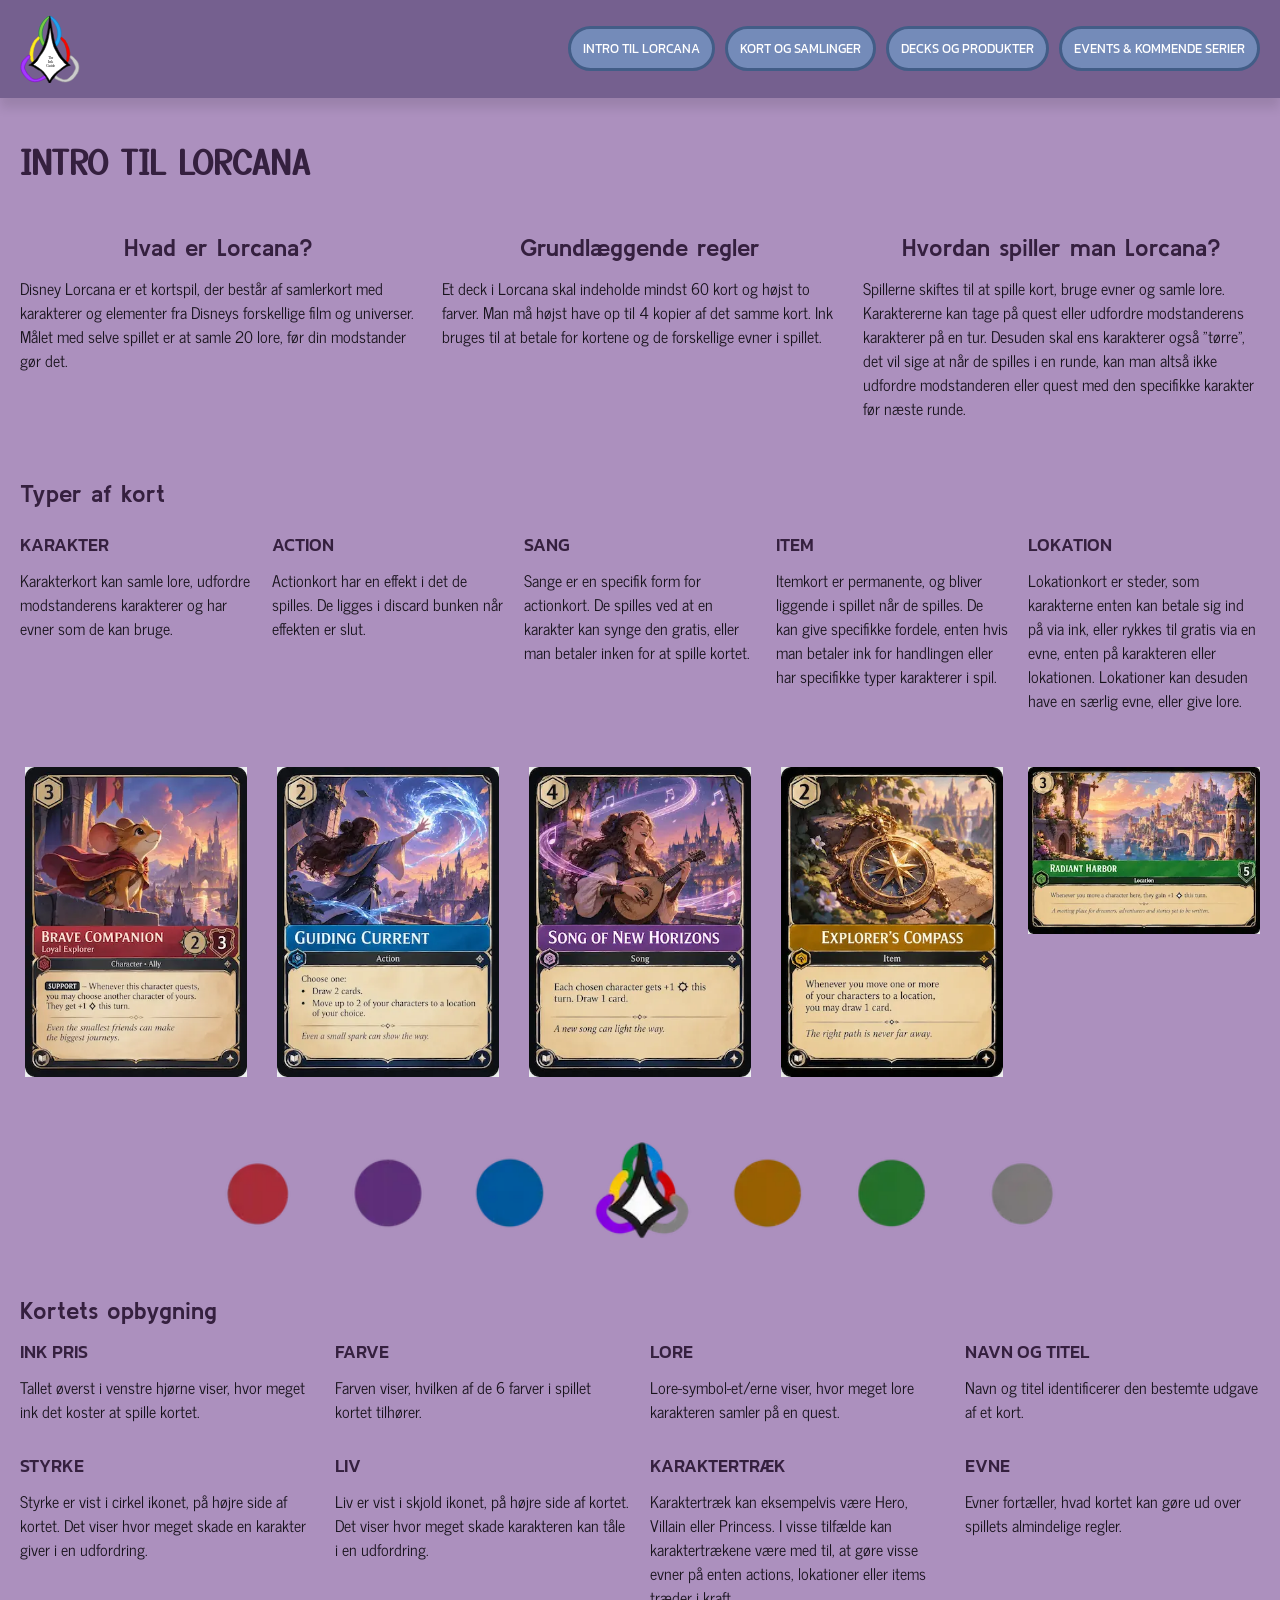
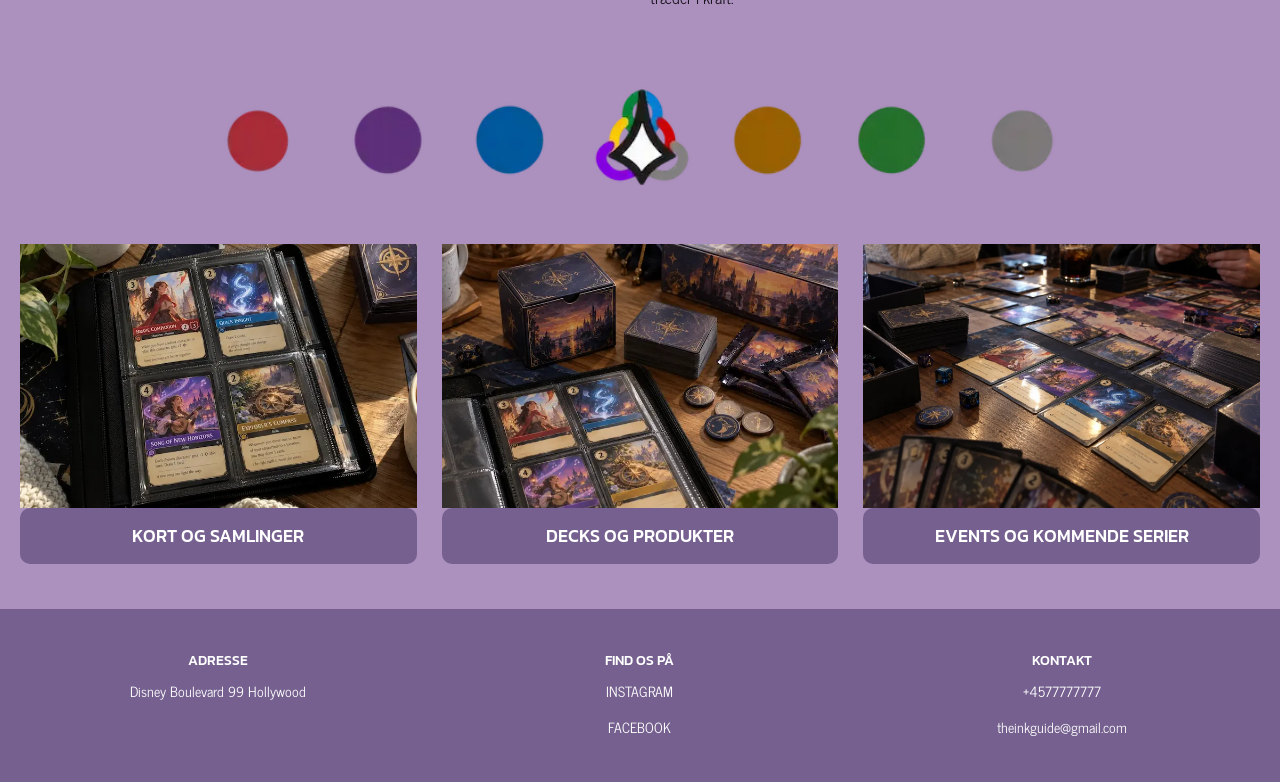
<file: index.html>
<!DOCTYPE html>
<html lang="da">

<head>
    <meta charset="UTF-8">
    <meta name="viewport" content="width=device-width, initial-scale=1.0">
    <meta name="robots" content="noindex">
    <meta name="description"
        content="The Ink Guide er en introduktion til Disney Lorcana, hvor du kan lære om spillets regler, korttyper og kortenes opbygning.">
    <link rel="stylesheet" href="style.css" />
    <link rel="stylesheet" href="layout.css">

    <link rel="icon" href="img/emnesite_tegninger/favicon.ico" />

    <title>Intro til Lorcana - The Ink Guide</title>

    <link rel="preload"
        href="https://fonts.googleapis.com/css2?family=Yusei+Magic&family=Kulim+Park:wght@400&family=Kanit:wght@500&family=News+Cycle:wght@400&display=swap"
        as="style" onload="this.onload=null;this.rel='stylesheet'">

    <noscript>
        <link
            href="https://fonts.googleapis.com/css2?family=Yusei+Magic&family=Kulim+Park:wght@400&family=Kanit:wght@500&family=News+Cycle:wght@400&display=swap"
            rel="stylesheet">
    </noscript>
</head>

<body>
    <header>
        <div class="logo">
            <div class="logo">
                <a href="index.html">
                    <img src="img/emnesite_tegninger/RIGTIG_LOGO.svg" alt="logo" width="405" height="458">
                </a>
            </div>
        </div>

        <nav>
            <ul class="menu">
                <li><a href="index.html">INTRO TIL LORCANA</a></li>
                <li><a href="kort_og_samlinger.html">KORT OG SAMLINGER</a></li>
                <li><a href="decks_og_produkter.html">DECKS OG PRODUKTER</a></li>
                <li><a href="#kommende">EVENTS & KOMMENDE SERIER</a></li>
            </ul>

            <button class="burger" aria-label="Åbn menu">
                <span class="line"></span>
                <span class="line"></span>
                <span class="line"></span>
            </button>
        </nav>
    </header>

    <main>
        <h1>INTRO TIL LORCANA</h1>

        <div class="grid_1-1-1 intro">
            <div class="row">
                <h2>Hvad er Lorcana?</h2>
                <p>
                    Disney Lorcana er et kortspil, der består af samlerkort med karakterer og elementer fra Disneys
                    forskellige film og universer. Målet med selve spillet er at samle 20 lore, før din modstander gør
                    det.
                </p>
            </div>

            <div class="row">
                <h2>Grundlæggende regler</h2>
                <p>
                    Et deck i Lorcana skal indeholde mindst 60 kort og højst to farver. Man må højst have op til 4
                    kopier af det samme kort. Ink bruges til at betale for kortene og de forskellige evner i spillet.
                </p>
            </div>

            <div class="row">
                <h2>Hvordan spiller man Lorcana?</h2>
                <p>
                    Spillerne skiftes til at spille kort, bruge evner og samle lore. Karaktererne kan tage på quest
                    eller udfordre modstanderens karakterer på en tur. Desuden skal ens karakterer også "tørre", det vil
                    sige at når de spilles i en runde, kan man altså ikke udfordre modstanderen eller quest med den
                    specifikke karakter før næste runde.
                </p>
            </div>
        </div>

        <section>
            <h2>Typer af kort</h2>

            <div class="grid_1-1-1-1-1 korttyper">
                <div class="grid_1-1 row">
                    <div>
                        <h3>KARAKTER</h3>
                        <p>
                            Karakterkort kan samle lore, udfordre modstanderens karakterer og har evner som de kan
                            bruge.
                        </p>
                    </div>

                    <div>
                        <img src="img/emnesite_ai/karakter.webp" alt="karakterkort" class="kort_type" width="660"
                            height="920">
                    </div>
                </div>

                <div class="grid_1-1 row">
                    <div>
                        <h3>ACTION</h3>
                        <p>
                            Actionkort har en effekt i det de spilles. De ligges i discard bunken når effekten er slut.
                        </p>
                    </div>

                    <div>
                        <img src="img/emnesite_ai/action.webp" alt="actionkort" width="660" height="921">
                    </div>
                </div>

                <div class="grid_1-1 row">
                    <div>
                        <h3>SANG</h3>
                        <p>
                            Sange er en specifik form for actionkort. De spilles ved at en karakter kan synge den
                            gratis,
                            eller man betaler inken for at spille kortet.
                        </p>
                    </div>

                    <div>
                        <img src="img/emnesite_ai/sang.webp" alt="sangkort" width="660" height="921">
                    </div>
                </div>

                <div class="grid_1-1 row">
                    <div>
                        <h3>ITEM</h3>
                        <p>
                            Itemkort er permanente, og bliver liggende i spillet når de spilles. De kan give specifikke
                            fordele, enten hvis man betaler ink for handlingen eller har specifikke typer karakterer i
                            spil.
                        </p>
                    </div>

                    <div>
                        <img src="img/emnesite_ai/item.webp" alt="itemkort" width="660" height="921">
                    </div>
                </div>

                <div class="grid_1-1 row">
                    <div>
                        <h3>LOKATION</h3>
                        <p>
                            Lokationkort er steder, som karakterne enten kan betale sig ind på via ink, eller rykkes til
                            gratis via en evne, enten på karakteren eller lokationen. Lokationer kan desuden have en
                            særlig evne, eller give lore.
                        </p>
                    </div>

                    <div>
                        <img src="img/emnesite_ai/lokation.webp" alt="lokationkort" width="714" height="514">
                    </div>
                </div>
            </div>
        </section>

        <div class="banner">
            <img src="img/emnesite_tegninger/banner.webp" alt="banner" width="1488" height="497">
        </div>

        <section>
            <h2>Kortets opbygning</h2>

            <div class="grid_1-1-1-1 kort_opbygning">
                <div class="col">
                    <div class="row">
                        <h3>INK PRIS</h3>
                        <p>
                            Tallet øverst i venstre hjørne viser, hvor meget ink det koster at spille kortet.
                        </p>
                    </div>

                    <div class="row">
                        <h3>STYRKE</h3>
                        <p>
                            Styrke er vist i cirkel ikonet, på højre side af kortet. Det viser hvor meget skade en
                            karakter
                            giver i en udfordring.
                        </p>
                    </div>
                </div>

                <div class="col">
                    <div class="row">
                        <h3>FARVE</h3>
                        <p>
                            Farven viser, hvilken af de 6 farver i spillet kortet tilhører.
                        </p>
                    </div>

                    <div class="row">
                        <h3>LIV</h3>
                        <p>
                            Liv er vist i skjold ikonet, på højre side af kortet. Det viser hvor meget skade karakteren
                            kan tåle i en udfordring.
                        </p>
                    </div>
                </div>

                <div class="col">
                    <div class="row">
                        <h3>LORE</h3>
                        <p>
                            Lore-symbol-et/erne viser, hvor meget lore karakteren samler på en quest.
                        </p>
                    </div>

                    <div class="row">
                        <h3>KARAKTERTRÆK</h3>
                        <p>
                            Karaktertræk kan eksempelvis være Hero, Villain eller Princess. I visse tilfælde kan
                            karaktertrækene være med til, at gøre visse evner på enten actions, lokationer eller items
                            træder i kraft.
                        </p>
                    </div>
                </div>

                <div class="col">
                    <div class="row">
                        <h3>NAVN OG TITEL</h3>
                        <p>
                            Navn og titel identificerer den bestemte udgave af et kort.
                        </p>
                    </div>

                    <div class="row">
                        <h3>EVNE</h3>
                        <p>
                            Evner fortæller, hvad kortet kan gøre ud over spillets almindelige regler.
                        </p>
                    </div>
                </div>
            </div>
        </section>

        <div class="banner">
            <img src="img/emnesite_tegninger/banner.webp" alt="banner" width="1488" height="497">
        </div>

        <section>
            <div class="grid_1-1-1 links">
                <div class="col">
                    <a href="kort_og_samlinger.html">
                        <img src="img/emnesite_ai/samlinger.webp" alt="kort_og_samlinger" width="1488" height="992">
                        <h3>KORT OG SAMLINGER</h3>
                    </a>
                </div>

                <div class="col">
                    <a href="decks_og_produkter.html">
                        <img src="img/emnesite_ai/decks_produkter.webp" alt="decks_og_produkter" width="1488"
                            height="992">
                        <h3>DECKS OG PRODUKTER</h3>
                    </a>
                </div>

                <div class="col">
                    <a href="#kommende">
                        <img src="img/emnesite_ai/events.webp" alt="events_og_kommende_serier" width="1488"
                            height="992">
                        <h3>EVENTS OG KOMMENDE SERIER</h3>
                    </a>
                </div>
            </div>
        </section>
    </main>

    <footer>
        <div class="grid_1-1-1 footer_grid">
            <div>
                <h3>ADRESSE</h3>
                <p>Disney Boulevard 99 Hollywood</p>
            </div>

            <div>
                <h3>FIND OS PÅ</h3>
                <p>INSTAGRAM</p>
                <p>FACEBOOK</p>
            </div>

            <div>
                <h3>KONTAKT</h3>
                <p>+4577777777</p>
                <p>theinkguide@gmail.com</p>
            </div>
        </div>
    </footer>

    <script src="menu.js"></script>
</body>

</html>
</file>
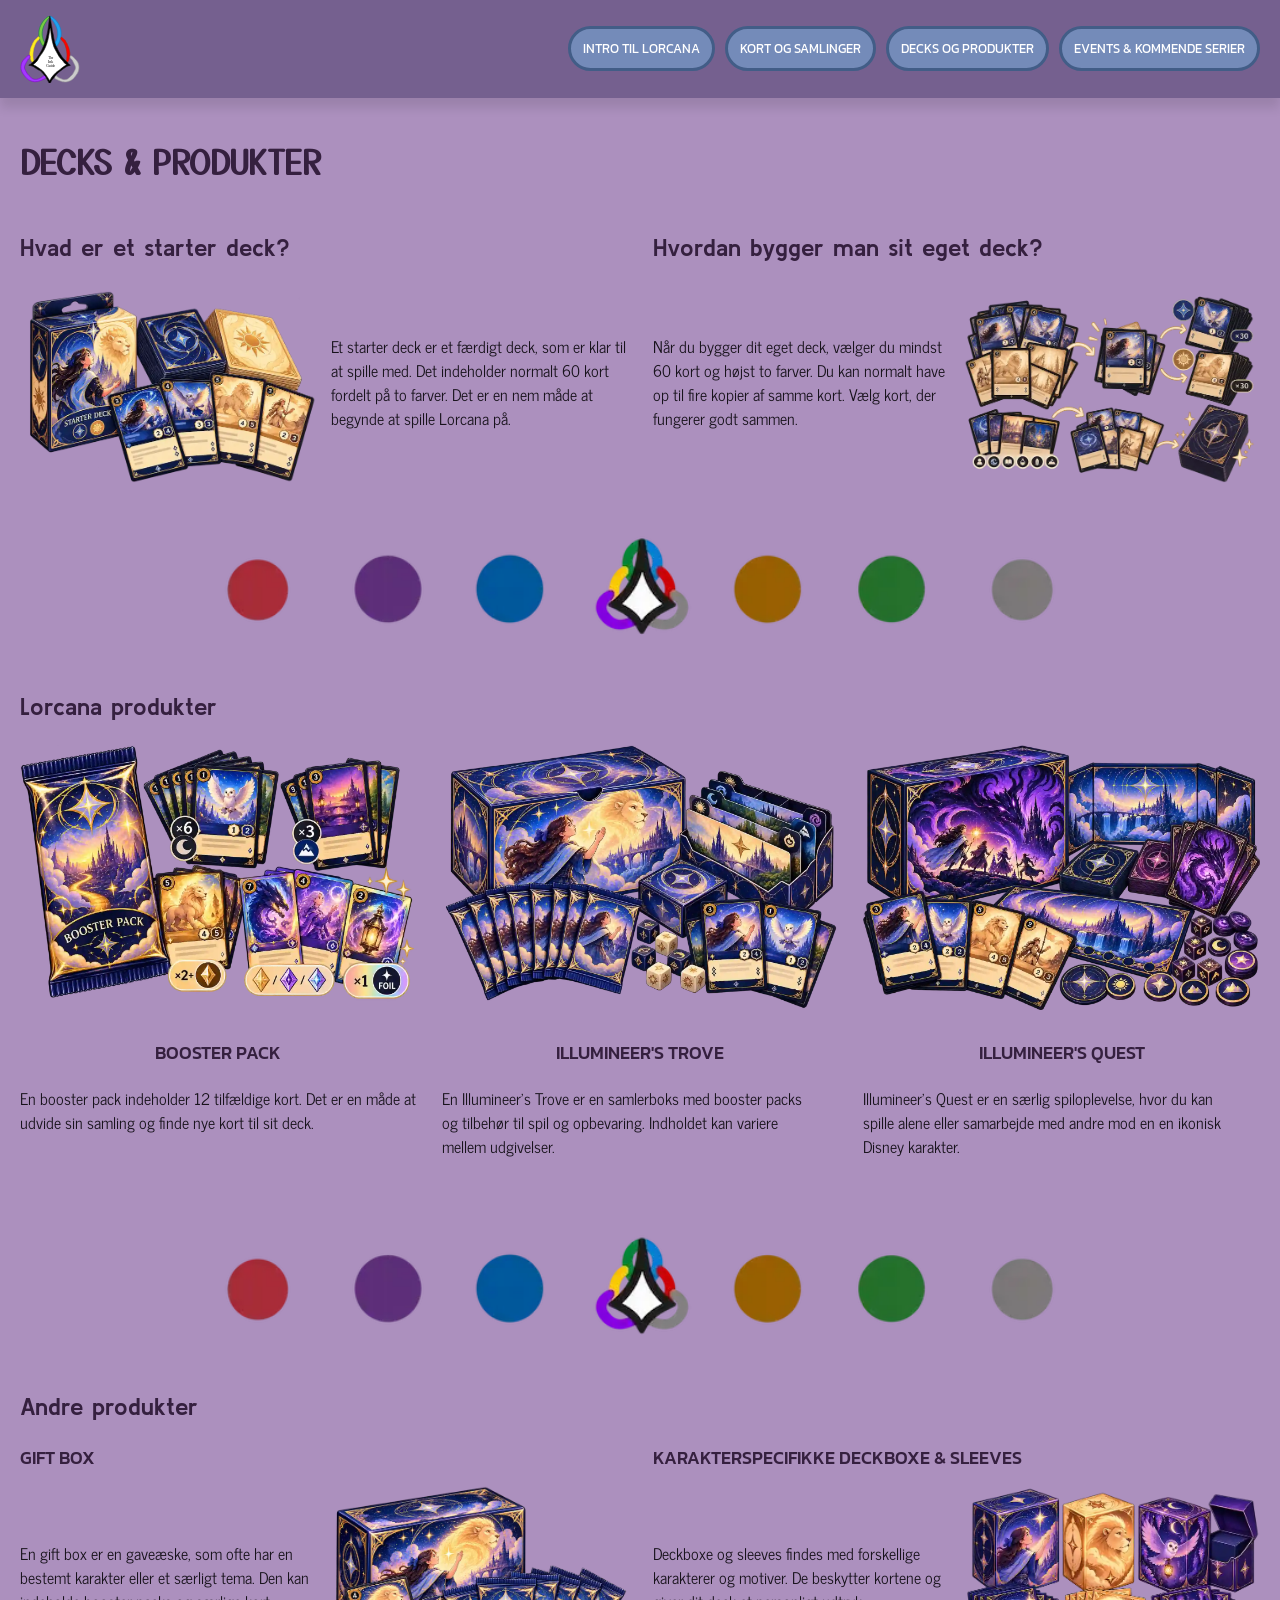
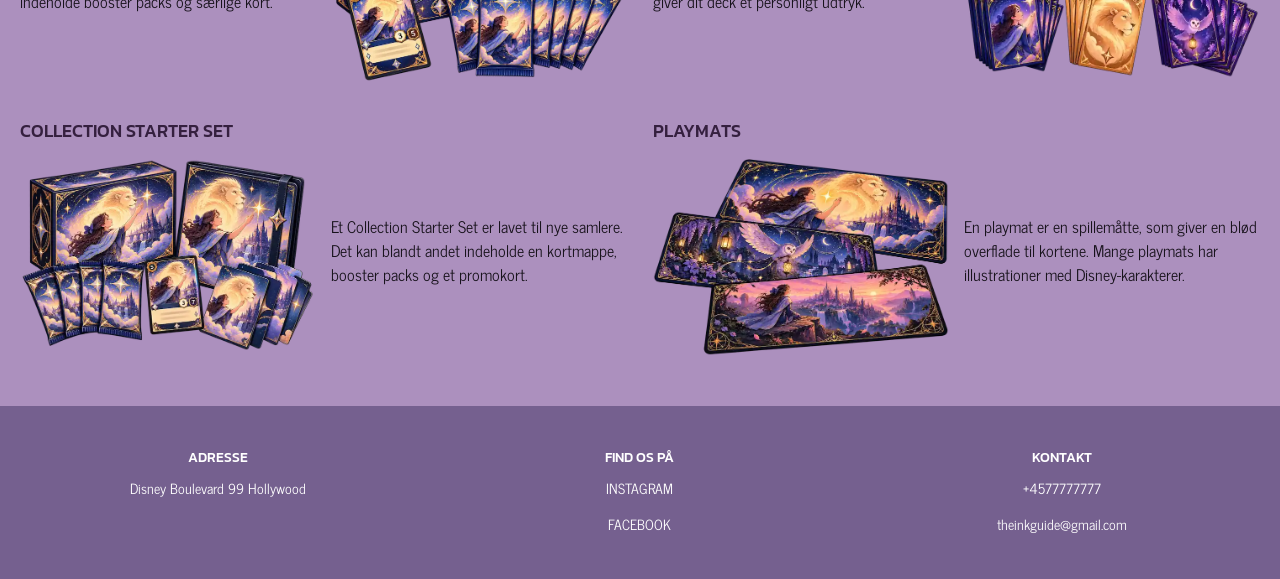
<file: decks_og_produkter.html>
<!DOCTYPE html>
<html lang="da">

<head>
    <meta charset="UTF-8">
    <meta name="viewport" content="width=device-width, initial-scale=1.0">
    <meta name="robots" content="noindex">
    <meta name="description"
        content="Lær om Disney Lorcana starter decks, hvordan du bygger dit eget deck, og hvilke produkter og tilbehør du kan finde til spillet.">
    <link rel="stylesheet" href="style.css" />
    <link rel="stylesheet" href="layout.css">

    <link rel="icon" href="img/emnesite_tegninger/favicon.ico" />

    <title>Decks og produkter - The Ink Guide</title>

    <link rel="preload"
        href="https://fonts.googleapis.com/css2?family=Yusei+Magic&family=Kulim+Park:wght@400&family=Kanit:wght@500&family=News+Cycle:wght@400&display=swap"
        as="style" onload="this.onload=null;this.rel='stylesheet'">

    <noscript>
        <link
            href="https://fonts.googleapis.com/css2?family=Yusei+Magic&family=Kulim+Park:wght@400&family=Kanit:wght@500&family=News+Cycle:wght@400&display=swap"
            rel="stylesheet">
    </noscript>
</head>

<body>
    <header>
        <div class="logo">
            <a href="index.html">
                <img src="img/emnesite_tegninger/RIGTIG_LOGO.svg" alt="logo" width="405" height="458">
            </a>
        </div>

        <nav>
            <ul class="menu">
                <li><a href="index.html">INTRO TIL LORCANA</a></li>
                <li><a href="kort_og_samlinger.html">KORT OG SAMLINGER</a></li>
                <li><a href="decks_og_produkter.html">DECKS OG PRODUKTER</a></li>
                <li><a href="#kommende">EVENTS & KOMMENDE SERIER</a></li>
            </ul>

            <button class="burger" aria-label="Åbn menu">
                <span class="line"></span>
                <span class="line"></span>
                <span class="line"></span>
            </button>
        </nav>
    </header>

    <main>
        <h1>DECKS & PRODUKTER</h1>

        <div class="grid_1-1 decks">

            <div class="col">
                <h2>Hvad er et starter deck?</h2>

                <div class="grid_1-1">
                    <div>
                        <img src="img/emnesite_ai/starter_deck.webp" alt="starter deck" width="704" height="469">
                    </div>

                    <div>
                        <p>
                            Et starter deck er et færdigt deck, som er klar til at spille med. Det indeholder normalt 60
                            kort fordelt på to farver. Det er en nem måde at begynde at spille Lorcana på.
                        </p>
                    </div>
                </div>
            </div>

            <div class="col">
                <h2>Hvordan bygger man sit eget deck?</h2>

                <div class="grid_1-1">
                    <div>
                        <p>
                            Når du bygger dit eget deck, vælger du mindst 60 kort og højst to farver. Du kan normalt
                            have op
                            til fire kopier af samme kort. Vælg kort, der fungerer godt sammen.
                        </p>
                    </div>

                    <div>
                        <img src="img/emnesite_ai/eget_deck.webp" alt="deckbuilding" width="704" height="469">
                    </div>
                </div>
            </div>
        </div>

        <div class="banner">
            <img src="img/emnesite_tegninger/banner.webp" alt="banner" width="1488" height="497">
        </div>

        <section>
            <h2>Lorcana produkter</h2>

            <div class="grid_1-1-1 produkter">

                <div class="col">
                    <img src="img/emnesite_ai/booster_pack.webp" alt="booster pack" width="1380" height="920"
                        loading="lazy">
                    <h3>BOOSTER PACK</h3>
                    <p>
                        En booster pack indeholder 12 tilfældige kort. Det er en måde at udvide sin samling og finde nye
                        kort til sit deck.
                    </p>
                </div>

                <div class="col">
                    <img src="img/emnesite_ai/illumeneers_trove.webp" alt="illumineer's trove" width="1380" height="920"
                        loading="lazy">
                    <h3>ILLUMINEER'S TROVE</h3>
                    <p>
                        En Illumineer's Trove er en samlerboks med booster packs og tilbehør til spil og opbevaring.
                        Indholdet kan variere mellem udgivelser.
                    </p>
                </div>

                <div class="col">
                    <img src="img/emnesite_ai/illumeneers_quest.webp" alt="illumineer's quest" width="1380" height="920"
                        loading="lazy">
                    <h3>ILLUMINEER'S QUEST</h3>
                    <p>
                        Illumineer's Quest er en særlig spiloplevelse, hvor du kan spille alene eller
                        samarbejde med andre mod en en ikonisk Disney karakter.
                    </p>
                </div>
            </div>
        </section>

        <div class="banner">
            <img src="img/emnesite_tegninger/banner.webp" alt="banner" width="1488" height="497">
        </div>

        <section>
            <h2>Andre produkter</h2>

            <div class="grid_1-1 andre_produkter">

                <div class="col">

                    <div class="row">
                        <h3>GIFT BOX</h3>

                        <div class="grid_1-1">
                            <div>
                                <p>
                                    En gift box er en gaveæske, som ofte har en bestemt karakter eller et særligt tema.
                                    Den kan indeholde booster packs og særlige kort.
                                </p>
                            </div>

                            <div>
                                <img src="img/emnesite_ai/gift_box.webp" alt="gift box" width="704" height="469"
                                    loading="lazy">
                            </div>
                        </div>
                    </div>

                    <div class="row">
                        <h3>COLLECTION STARTER SET</h3>

                        <div class="grid_1-1">
                            <div>
                                <img src="img/emnesite_ai/collection_starter_set.webp" alt="collection starter set"
                                    width="704" height="469" loading="lazy">
                            </div>

                            <div>
                                <p>
                                    Et Collection Starter Set er lavet til nye samlere. Det kan blandt andet indeholde
                                    en kortmappe, booster packs og et promokort.
                                </p>
                            </div>
                        </div>
                    </div>
                </div>

                <div class="col">
                    <div class="row">
                        <h3>KARAKTERSPECIFIKKE DECKBOXE & SLEEVES</h3>

                        <div class="grid_1-1">
                            <div>
                                <p>
                                    Deckboxe og sleeves findes med forskellige karakterer og motiver. De beskytter
                                    kortene og giver dit deck et personligt udtryk.
                                </p>
                            </div>

                            <div>
                                <img src="img/emnesite_ai/karakter_deckbox_sleeve.webp" alt="deckbox og sleeves"
                                    width="704" height="469" loading="lazy">
                            </div>
                        </div>
                    </div>

                    <div class="row">
                        <h3>PLAYMATS</h3>

                        <div class="grid_1-1">
                            <div>
                                <img src="img/emnesite_ai/playmat.webp" alt="playmat" width="704" height="469"
                                    loading="lazy">
                            </div>

                            <div>
                                <p>
                                    En playmat er en spillemåtte, som giver en blød overflade til kortene. Mange
                                    playmats har illustrationer med Disney-karakterer.
                                </p>
                            </div>
                        </div>
                    </div>
                </div>
            </div>
        </section>
    </main>

    <footer>
        <div class="grid_1-1-1 footer_grid">
            <div>
                <h3>ADRESSE</h3>
                <p>Disney Boulevard 99 Hollywood</p>
            </div>

            <div>
                <h3>FIND OS PÅ</h3>
                <p>INSTAGRAM</p>
                <p>FACEBOOK</p>
            </div>

            <div>
                <h3>KONTAKT</h3>
                <p>+4577777777</p>
                <p>theinkguide@gmail.com</p>
            </div>
        </div>
    </footer>

    <script src="menu.js"></script>
</body>

</html>
</file>
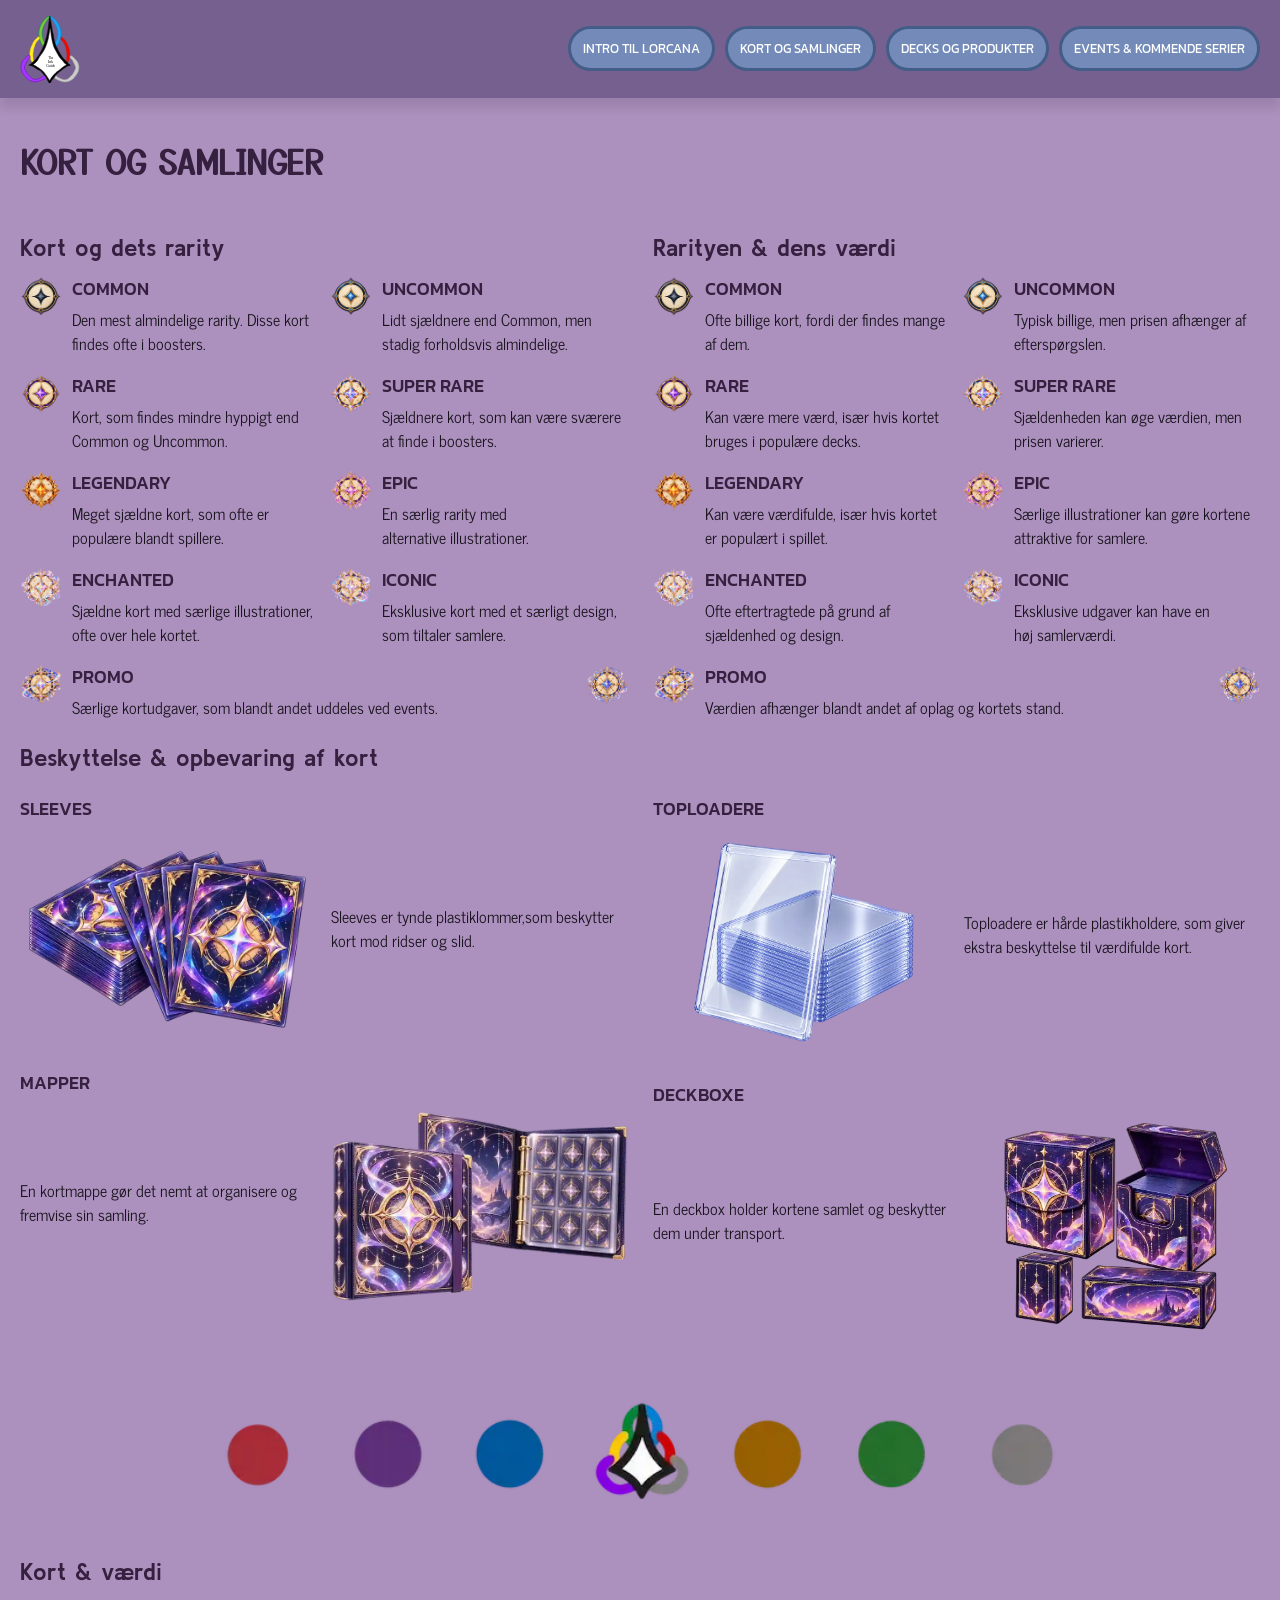
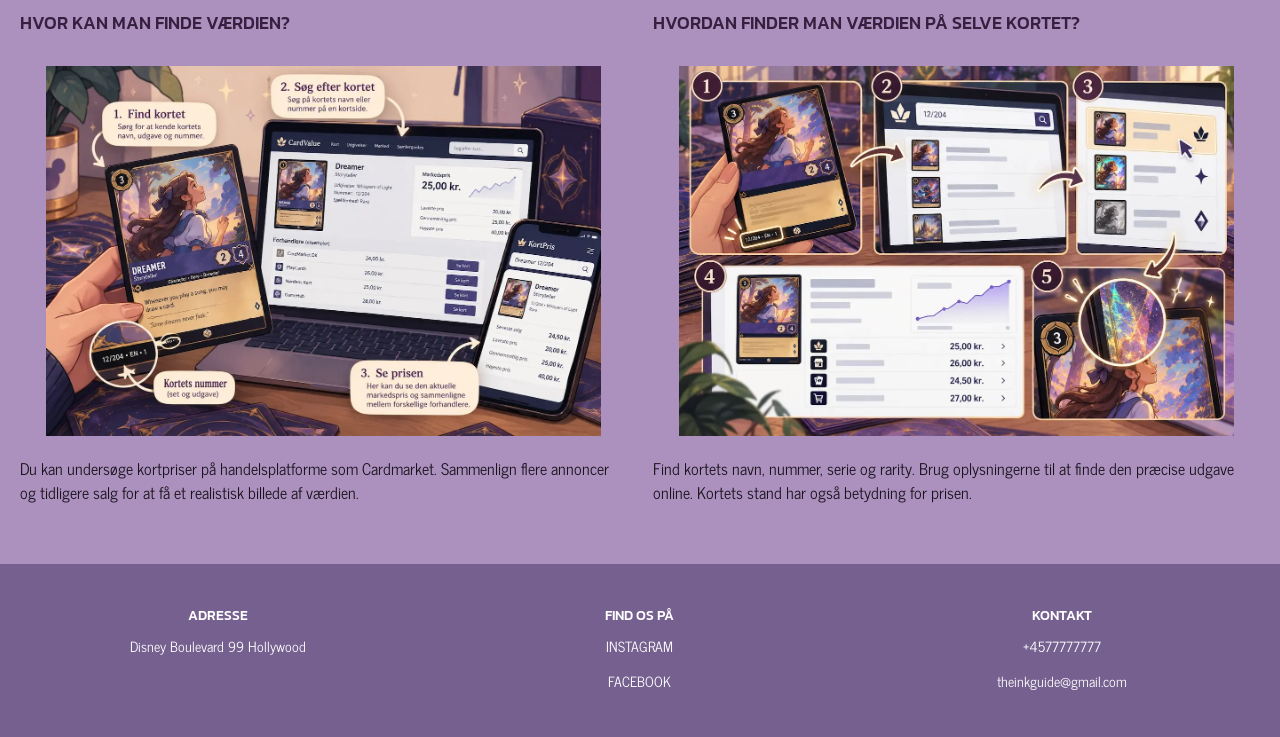
<file: kort_og_samlinger.html>
<!DOCTYPE html>
<html lang="da">

<head>
    <meta charset="UTF-8">
    <meta name="viewport" content="width=device-width, initial-scale=1.0">
    <meta name="robots" content="noindex">
    <meta name="description"
        content="Lær om Disney Lorcana-kortenes rarity og værdi, og få tips til beskyttelse, opbevaring og organisering af din kortsamling.">
    <link rel="stylesheet" href="style.css" />
    <link rel="stylesheet" href="layout.css">

    <link rel="icon" href="img/emnesite_tegninger/favicon.ico" />

    <title>Kort og samlinger - The Ink Guide</title>

    <link rel="preload"
        href="https://fonts.googleapis.com/css2?family=Yusei+Magic&family=Kulim+Park:wght@400&family=Kanit:wght@500&family=News+Cycle:wght@400&display=swap"
        as="style" onload="this.onload=null;this.rel='stylesheet'">

    <noscript>
        <link
            href="https://fonts.googleapis.com/css2?family=Yusei+Magic&family=Kulim+Park:wght@400&family=Kanit:wght@500&family=News+Cycle:wght@400&display=swap"
            rel="stylesheet">
    </noscript>
</head>

<body>
    <header>
        <div class="logo">
            <a href="index.html">
                <img src="img/emnesite_tegninger/RIGTIG_LOGO.svg" alt="logo" width="405" height="458">
            </a>
        </div>

        <nav>
            <ul class="menu">
                <li><a href="index.html">INTRO TIL LORCANA</a></li>
                <li><a href="kort_og_samlinger.html">KORT OG SAMLINGER</a></li>
                <li><a href="decks_og_produkter.html">DECKS OG PRODUKTER</a></li>
                <li><a href="#kommende">EVENTS & KOMMENDE SERIER</a></li>
            </ul>

            <button class="burger" aria-label="Åbn menu">
                <span class="line"></span>
                <span class="line"></span>
                <span class="line"></span>
            </button>
        </nav>
    </header>

    <main>
        <h1>KORT OG SAMLINGER</h1>

        <div class="grid_1-1 rarity_sektioner">
            <div>
                <h2>Kort og dets rarity</h2>

                <div class="grid_rarity">

                    <div class="row">
                        <img class="rarity" src="img/emnesite_ai/common.webp" alt="common symbol">
                        <div class="rarity_tekst">
                            <h3>COMMON</h3>
                            <p>
                                Den mest almindelige rarity. Disse kort findes ofte i boosters.
                            </p>
                        </div>
                    </div>

                    <div class="row">
                        <img class="rarity" src="img/emnesite_ai/uncommon.webp" alt="uncommon symbol">
                        <div class="rarity_tekst">
                            <h3>UNCOMMON</h3>
                            <p>
                                Lidt sjældnere end Common, men stadig forholdsvis almindelige.
                            </p>
                        </div>
                    </div>

                    <div class="row">
                        <img class="rarity" src="img/emnesite_ai/rare.webp" alt="rare symbol">
                        <div class="rarity_tekst">
                            <h3>RARE</h3>
                            <p>
                                Kort, som findes mindre hyppigt end Common og Uncommon.
                            </p>
                        </div>
                    </div>

                    <div class="row">
                        <img class="rarity" src="img/emnesite_ai/super_rare.webp" alt="super rare symbol">
                        <div class="rarity_tekst">
                            <h3>SUPER RARE</h3>
                            <p>
                                Sjældnere kort, som kan være sværere at finde i boosters.
                            </p>
                        </div>
                    </div>

                    <div class="row">
                        <img class="rarity" src="img/emnesite_ai/legendary.webp" alt="legendary symbol">
                        <div class="rarity_tekst">
                            <h3>LEGENDARY</h3>
                            <p>
                                Meget sjældne kort, som ofte er populære blandt spillere.
                            </p>
                        </div>
                    </div>

                    <div class="row">
                        <img class="rarity" src="img/emnesite_ai/epic.webp" alt="epic symbol">
                        <div class="rarity_tekst">
                            <h3>EPIC</h3>
                            <p>
                                En særlig rarity med alternative illustrationer.
                            </p>
                        </div>
                    </div>

                    <div class="row">
                        <img class="rarity" src="img/emnesite_ai/enchanted.webp" alt="enchanted symbol">
                        <div class="rarity_tekst">
                            <h3>ENCHANTED</h3>
                            <p>
                                Sjældne kort med særlige illustrationer, ofte over hele kortet.
                            </p>
                        </div>
                    </div>

                    <div class="row">
                        <img class="rarity" src="img/emnesite_ai/iconic.webp" alt="iconic symbol">
                        <div class="rarity_tekst">
                            <h3>ICONIC</h3>
                            <p>
                                Eksklusive kort med et særligt design, som tiltaler samlere.
                            </p>
                        </div>
                    </div>

                    <div class="row promo">
                        <img class="rarity" src="img/emnesite_ai/promo_1.webp" alt="promo symbol">

                        <div class="rarity_tekst">
                            <h3>PROMO</h3>
                            <p>
                                Særlige kortudgaver, som blandt andet uddeles ved events.
                            </p>
                        </div>
                        <img class="rarity" src="img/emnesite_ai/promo_2.webp" alt="andet promo symbol">
                    </div>
                </div>
            </div>

            <div>
                <h2>Rarityen & dens værdi</h2>

                <div class="grid_rarity">

                    <div class="row">
                        <img class="rarity" src="img/emnesite_ai/common.webp" alt="common symbol">
                        <div class="rarity_tekst">
                            <h3>COMMON</h3>
                            <p>
                                Ofte billige kort, fordi der findes mange af dem.
                            </p>
                        </div>
                    </div>

                    <div class="row">
                        <img class="rarity" src="img/emnesite_ai/uncommon.webp" alt="uncommon symbol">
                        <div class="rarity_tekst">
                            <h3>UNCOMMON</h3>
                            <p>
                                Typisk billige, men prisen afhænger af efterspørgslen.
                            </p>
                        </div>
                    </div>

                    <div class="row">
                        <img class="rarity" src="img/emnesite_ai/rare.webp" alt="rare symbol">
                        <div class="rarity_tekst">
                            <h3>RARE</h3>
                            <p>
                                Kan være mere værd, især hvis kortet bruges i populære decks.
                            </p>
                        </div>
                    </div>

                    <div class="row">
                        <img class="rarity" src="img/emnesite_ai/super_rare.webp" alt="super rare symbol">
                        <div class="rarity_tekst">
                            <h3>SUPER RARE</h3>
                            <p>
                                Sjældenheden kan øge værdien, men prisen varierer.
                            </p>
                        </div>
                    </div>

                    <div class="row">
                        <img class="rarity" src="img/emnesite_ai/legendary.webp" alt="legendary symbol">
                        <div class="rarity_tekst">
                            <h3>LEGENDARY</h3>
                            <p>
                                Kan være værdifulde, især hvis kortet er populært i spillet.
                            </p>
                        </div>
                    </div>

                    <div class="row">
                        <img class="rarity" src="img/emnesite_ai/epic.webp" alt="epic symbol">
                        <div class="rarity_tekst">
                            <h3>EPIC</h3>
                            <p>
                                Særlige illustrationer kan gøre kortene attraktive for samlere.
                            </p>
                        </div>
                    </div>

                    <div class="row">
                        <img class="rarity" src="img/emnesite_ai/enchanted.webp" alt="enchanted symbol">
                        <div class="rarity_tekst">
                            <h3>ENCHANTED</h3>
                            <p>
                                Ofte eftertragtede på grund af sjældenhed og design.
                            </p>
                        </div>
                    </div>

                    <div class="row">
                        <img class="rarity" src="img/emnesite_ai/iconic.webp" alt="iconic symbol">
                        <div class="rarity_tekst">
                            <h3>ICONIC</h3>
                            <p>
                                Eksklusive udgaver kan have en høj samlerværdi.
                            </p>
                        </div>
                    </div>

                    <div class="row promo">
                        <img class="rarity" src="img/emnesite_ai/promo_1.webp" alt="promo symbol">

                        <div class="rarity_tekst">
                            <h3>PROMO</h3>
                            <p>
                                Værdien afhænger blandt andet af oplag og kortets stand.
                            </p>
                        </div>
                        <img class="rarity" src="img/emnesite_ai/promo_2.webp" alt="andet promo symbol">
                    </div>
                </div>
            </div>
        </div>

        <section>
            <h2>Beskyttelse & opbevaring af kort</h2>

            <div class="grid_1-1 opbevaring">
                <div class="col">
                    <div class="row">
                        <h3>SLEEVES</h3>
                        <div class="grid_1-1">
                            <div>
                                <img src="img/emnesite_ai/sleeve.webp" alt="sleeves til kort" width="704" height="470">
                            </div>
                            <div>
                                <p>
                                    Sleeves er tynde plastiklommer,som beskytter kort mod ridser og slid.
                                </p>
                            </div>
                        </div>
                    </div>

                    <div class="row">
                        <h3>MAPPER</h3>
                        <div class="grid_1-1">
                            <div>
                                <p>
                                    En kortmappe gør det nemt at organisere og fremvise sin samling.
                                </p>
                            </div>
                            <div>
                                <img src="img/emnesite_ai/mappe.webp" alt="mappe til samlekort" width="704"
                                    height="469">
                            </div>
                        </div>
                    </div>
                </div>

                <div class="col">
                    <div class="row">
                        <h3>TOPLOADERE</h3>
                        <div class="grid_1-1">
                            <div>
                                <img class="toploader" src="img/emnesite_ai/toploader.webp" alt="toploader til kort">
                            </div>
                            <div>
                                <p>
                                    Toploadere er hårde plastikholdere, som giver ekstra beskyttelse til værdifulde
                                    kort.
                                </p>
                            </div>
                        </div>
                    </div>

                    <div class="row">
                        <h3>DECKBOXE</h3>
                        <div class="grid_1-1">
                            <div>
                                <p>
                                    En deckbox holder kortene samlet og beskytter dem under transport.
                                </p>
                            </div>
                            <div>
                                <img class="deckbox" src="img/emnesite_ai/deckbox.webp" alt="deckbox til kort">
                            </div>
                        </div>
                    </div>
                </div>
            </div>
        </section>

        <div class="banner">
            <img src="img/emnesite_tegninger/banner.webp" alt="banner" width="1488" height="497">
        </div>

        <section>
            <h2>Kort & værdi</h2>

            <div class="grid_1-1 vaerdi">

                <div class="col">
                    <h3>HVOR KAN MAN FINDE VÆRDIEN?</h3>

                    <img src="img/emnesite_ai/hvor_finder_man_verdi.webp" alt="illustration af kortpriser" width="1250"
                        height="833">

                    <p>
                        Du kan undersøge kortpriser på handelsplatforme som Cardmarket. Sammenlign flere annoncer og
                        tidligere salg for at få et realistisk billede af værdien.
                    </p>
                </div>

                <div class="col">
                    <h3>HVORDAN FINDER MAN VÆRDIEN PÅ SELVE KORTET?</h3>

                    <img src="img/emnesite_ai/hvordan_finder_man_verdi.webp"
                        alt="illustration af oplysninger på et kort" width="1250" height="833">
                    <p>
                        Find kortets navn, nummer, serie og rarity. Brug oplysningerne til at finde den præcise
                        udgave
                        online. Kortets stand har også betydning for prisen.
                    </p>
                </div>
            </div>
        </section>
    </main>

    <footer>
        <div class="grid_1-1-1 footer_grid">
            <div>
                <h3>ADRESSE</h3>
                <p>Disney Boulevard 99 Hollywood</p>
            </div>

            <div>
                <h3>FIND OS PÅ</h3>
                <p>INSTAGRAM</p>
                <p>FACEBOOK</p>
            </div>

            <div>
                <h3>KONTAKT</h3>
                <p>+4577777777</p>
                <p>theinkguide@gmail.com</p>
            </div>
        </div>
    </footer>

    <script src="menu.js"></script>
</body>

</html>
</file>
<file: style.css>
/********* RESET *********/
* {
  margin: 0;
  padding: 0;
  box-sizing: border-box;
}

img {
  width: 100%;
  height: auto;
  display: block;
}

/********** FONTE **********/
.yusei-magic {
  font-family: "Yusei Magic", sans-serif;
  font-weight: 400;
  font-style: normal;
}

.kulim-park-regular {
  font-family: "Kulim Park", sans-serif;
  font-weight: 400;
  font-style: normal;
}

.kanit-regular {
  font-family: "Kanit", sans-serif;
  font-weight: 400;
  font-style: normal;
}

.news-cycle-regular {
  font-family: "News Cycle", sans-serif;
  font-weight: 400;
  font-style: normal;
}

/*********** GENEREL STYLING ***********/
body {
  background-color: #ac90be;
  color: #17121b;
}

main {
  padding: 20px;
}

section {
  margin: 35px 0;

  @media (width > 800px) {
    margin: 25px 0;
  }
}

.banner {
  margin: 35px 0;

  img {
    width: 100%;
    height: auto;
  }

  @media (width > 800px) {
    margin: 5px 0;
    height: 170px;
    overflow: hidden;
    display: flex;
    align-items: center;
    justify-content: center;
    img {
      width: 70%;
      height: auto;
      flex-shrink: 0;
    }
  }
}

footer {
  background-color: #75608f;
  padding: 30px 20px;
  color: white;
  text-align: center;

  h3 {
    font-size: 0.9rem;
    color: white;
  }

  p {
    font-size: 0.85rem;
  }
}

header {
  position: sticky;
  top: 0;
  z-index: 10;
  display: flex;
  justify-content: space-between;
  align-items: center;
  padding: 15px 20px;
  background-color: #75608f;
  box-shadow: 0 10px 10px rgba(0, 0, 0, 0.1);
}

.logo img {
  width: 60px;
  height: auto;
}

.menu {
  display: flex;
  list-style: none;
  margin: 0;
  padding: 0;
  gap: 10px;

  li {
    list-style: none;
  }

  a {
    display: block;
    padding: 10px 12px;
    background-color: #748bb9;
    border: 3px solid #425d87;
    border-radius: 30px;
    color: white;
    text-decoration: none;
    text-align: center;
    font-family: "Kanit", sans-serif;
    font-size: 0.8rem;

    &:hover {
      background-color: #536f9e;
    }
  }

  @media (width <= 800px) {
    display: none;
  }
}

.burger {
  width: 30px;
  height: 20px;
  cursor: pointer;
  display: none;

  .line {
    display: block;
    width: 100%;
    height: 2px;
    background-color: white;
    margin-bottom: 5px;
    transition: 0.2s linear;
  }

  @media (width <= 800px) {
    display: block;
    background-color: transparent;
    border: 0;

    &.active .line:nth-child(1) {
      transform: rotate(45deg) translate(5px, 5px);
    }

    &.active .line:nth-child(2) {
      opacity: 0;
    }

    &.active .line:nth-child(3) {
      transform: rotate(-45deg) translate(5px, -5px);
    }
  }
}

nav {
  display: flex;
  align-items: center;

  @media (width <= 800px) {
    &.active .menu {
      display: block;
      background-color: #75608f;
      position: absolute;
      top: 100%;
      left: 0;
      width: 100%;
      padding: 10px;
      box-shadow: 0 10px 10px rgba(0, 0, 0, 0.1);
    }

    &.active .menu li {
      margin: 10px 20px;
    }

    &.active .menu a {
      font-size: 1rem;
    }
  }
}

/********** TEKST ************/
h1 {
  font-family: "Yusei Magic", sans-serif;
  font-size: 2rem;
  color: #35203f;
  margin: 20px 0 30px;
}

h2 {
  font-family: "Kulim Park", sans-serif;
  font-size: 1.5rem;
  color: #35203f;
  margin: 20px 0 15px;
}

h3 {
  font-family: "Kanit", sans-serif;
  font-weight: 500;
  font-size: 1.1rem;
  color: #35203f;
  margin: 10px 0;
}

p {
  font-family: "News Cycle", sans-serif;
  font-size: 1rem;
  line-height: 1.5;
  margin: 0 0 15px;
  text-wrap: pretty;
}

/*********** forside **********/
.intro {
  text-align: center;

  p {
    max-width: 45ch;
    margin: 0 auto 15px;
    text-align: left;
  }
}

/********** korttyper **********/
.korttyper img {
  max-height: 230px;
  object-fit: contain;
  margin: 10px auto;

  @media (width > 800px) {
    max-height: 310px;
    margin: 0 auto;
  }
}

/********** kortets opbygning *********/
.kort_opbygning h3 {
  margin-top: 0;
}

/****** links ******/
.links {
  a {
    display: block;
    text-decoration: none;
    color: inherit;
    text-align: center;
  }

  img {
    max-height: 260px;
    object-fit: contain;
    margin-bottom: 10px;
  }

  h3 {
    background-color: #67517f;
    color: white;
    border-radius: 5px;
  }

  a:hover {
    opacity: 0.85;
  }

  @media (width > 800px) {
    img {
      max-height: 320px;
      margin-bottom: 0;
    }

    h3 {
      background-color: #75608f;
      color: white;
      padding: 15px 10px;
      border-radius: 10px;
      margin: 0;
      text-align: center;
    }

    a:hover h3 {
      background-color: #67517f;
    }
  }
}

/********* rarity ********/
.rarity {
  width: 32px;
  height: 32px;
  object-fit: contain;

  @media (width > 800px) {
    width: 42px;
    height: 42px;
  }
}

.rarity_tekst {
  h3 {
    margin: 0 0 5px;
    text-align: center;
  }

  p {
    margin: 0;
  }

  @media (width > 800px) {
    h3 {
      text-align: left;
    }
  }
}

/********* opbevaring ******/
.opbevaring img {
  max-height: 230px;
  object-fit: contain;
  margin: 10px auto;

  @media (width > 800px) {
    max-height: 320px;
    margin: 5px auto;
  }
}

.toploader {
  height: 210px;
  object-fit: contain;
  margin: 10px auto;
}

.deckbox {
  height: 210px;
  object-fit: contain;
  margin: 10px auto;
}

/****** værdi ******/
.vaerdi img {
  max-height: 270px;
  object-fit: contain;
  margin: 15px auto;

  @media (width > 800px) {
    max-height: 370px;
    margin: 10px auto;
  }
}

/******* dekcs ********/
.decks img {
  max-height: 240px;
  object-fit: contain;
  margin: 10px auto;

  @media (width > 800px) {
    max-height: 330px;
    margin: 5px auto;
  }
}

/******* produkter *******/
.produkter {
  img {
    max-height: 230px;
    object-fit: contain;
    margin: 10px auto;
  }

  .col {
    text-align: center;

    p {
      text-align: left;
    }
  }

  @media (width > 800px) {
    img {
      max-height: 320px;
      margin: 10px auto;
    }
  }
}

/******** andre produkter *********/
.andre_produkter img {
  max-height: 230px;
  object-fit: contain;
  margin: 10px auto;

  @media (width > 800px) {
    max-height: 320px;
    margin: 5px auto;
  }
}

/******** events ********/
.kommende {
  padding: 20px;
  margin: 35px 0;
  border: 2px solid #75608f;
  border-radius: 8px;

  p {
    margin-bottom: 0;
  }
}
</file>
<file: layout.css>
/****** hele sitet ******/
main {
  max-width: 1200px;
  margin: 0 auto;

  @media (width > 800px) {
    max-width: 1350px;
  }
}

.footer_grid {
  display: grid;
  grid-template-columns: repeat(3, minmax(0, 1fr));
  gap: 15px;
}

/***** grid_1-1 *******/
.grid_1-1 {
  @media (width > 800px) {
    display: grid;
    grid-template-columns: 1fr 1fr;
    gap: 20px;
  }
}

/****** grid_1-1-1 ******/
.grid_1-1-1 {
  @media (width > 800px) {
    display: grid;
    grid-template-columns: 1fr 1fr 1fr;
    gap: 25px;
  }
}

/****** grid_1-1-1-1 ********/
.grid_1-1-1-1 {
  @media (width > 800px) {
    display: grid;
    grid-template-columns: repeat(4, minmax(0, 1fr));
    gap: 25px;
  }
}

/******* grid_1-1-1-1-1 ********/
.grid_1-1-1-1-1 {
  @media (width > 800px) {
    display: grid;
    grid-template-columns: repeat(5, minmax(0, 1fr));
    gap: 20px;
  }
}

/****** row *******/
.row {
  margin-bottom: 20px;
}

/******* col *******/
.col {
  display: flex;
  flex-direction: column;
  gap: 15px;
  min-width: 0;
}

/******* intro ********/
.intro {
  display: grid;
  grid-template-columns: 1fr;
  gap: 20px;

  @media (width > 800px) {
    grid-template-columns: repeat(3, minmax(0, 1fr));
    gap: 25px;
    align-items: start;
  }
}

/****** typer af kort *********/
.korttyper {
  display: grid;
  grid-template-columns: 1fr;
  gap: 25px;

  .grid_1-1 {
    display: grid;
    grid-template-columns: 1fr 1fr;
    gap: 15px;
    align-items: center;
  }

  @media (width > 800px) {
    grid-template-columns: repeat(5, minmax(0, 1fr));
    gap: 20px;
    align-items: stretch;

    .grid_1-1 {
      grid-template-columns: 1fr;
      grid-template-rows: 230px auto;
      gap: 15px;
      align-items: start;
      margin-bottom: 0;
    }
  }
}

/****** kortets opbygning ******/
.kort_opbygning {
  display: grid;
  grid-template-columns: 1fr;
  gap: 15px;

  @media (width > 800px) {
    grid-template-columns: repeat(4, minmax(0, 1fr));
    gap: 20px;

    .col {
      gap: 15px;
    }

    .row {
      margin-bottom: 0;
    }
  }
}

/****** links ******/
.links {
  display: grid;
  grid-template-columns: 1fr;
  gap: 20px;

  @media (width > 800px) {
    grid-template-columns: repeat(3, minmax(0, 1fr));
    gap: 25px;
    align-items: start;
    .col {
      gap: 0;
    }
  }
}

/***** rarity sektioner ******/
.rarity_sektioner {
  @media (width > 800px) {
    display: grid;
    grid-template-columns: 1fr 1fr;
    gap: 25px;
    align-items: start;
  }
}

/****** rarity grid ******/
.grid_rarity {
  display: grid;
  grid-template-columns: repeat(2, minmax(0, 1fr));
  gap: 20px 12px;

  .row {
    display: grid;
    grid-template-columns: 32px minmax(0, 1fr);
    gap: 8px;
    align-items: start;
    margin-bottom: 0;
  }

  .promo {
    grid-column: 1 / -1;
    grid-template-columns: 32px minmax(0, 1fr) 32px;
  }

  @media (width > 800px) {
    gap: 18px 12px;
    align-items: start;

    .row {
      grid-template-columns: 42px minmax(0, 1fr);
      gap: 10px;
    }

    .promo {
      grid-template-columns: 42px minmax(0, 1fr) 42px;
    }
  }
}

/****** opbevaring ******/
.opbevaring {
  .grid_1-1 {
    display: grid;
    grid-template-columns: 1fr 1fr;
    gap: 20px;
    align-items: center;
  }

  .row {
    margin-bottom: 30px;
  }

  @media (width > 800px) {
    display: grid;
    grid-template-columns: 1fr 1fr;
    gap: 25px;
    align-items: start;
    .col {
      gap: 20px;
    }

    .row {
      margin-bottom: 0;
    }

    .grid_1-1 {
      gap: 15px;
    }
  }
}

/****** kort og værdi ******/
.vaerdi {
  @media (width > 800px) {
    display: grid;
    grid-template-columns: 1fr 1fr;
    gap: 25px;
    align-items: start;

    .col {
      gap: 10px;
    }
  }
}

/****** decks ******/
.decks {
  .grid_1-1 {
    display: grid;
    grid-template-columns: 1fr 1fr;
    gap: 20px;
    align-items: center;
  }

  @media (width > 800px) {
    display: grid;
    grid-template-columns: 1fr 1fr;
    gap: 25px;
    align-items: start;
    .grid_1-1 {
      gap: 15px;
    }

    .col {
      gap: 10px;
    }
  }
}

/****** produkter ******/
.produkter {
  @media (width > 800px) {
    display: grid;
    grid-template-columns: repeat(3, minmax(0, 1fr));
    gap: 25px;
    align-items: start;

    .col {
      gap: 10px;
    }
  }
}

/******* andre produkter *******/
.andre_produkter {
  .grid_1-1 {
    display: grid;
    grid-template-columns: 1fr 1fr;
    gap: 20px;
    align-items: center;
  }

  .row {
    margin-bottom: 30px;
  }

  @media (width > 800px) {
    display: grid;
    grid-template-columns: 1fr 1fr;
    gap: 25px;
    align-items: start;
    .col {
      gap: 20px;
    }

    .row {
      margin-bottom: 0;
    }

    .grid_1-1 {
      gap: 15px;
    }
  }
}
</file>
